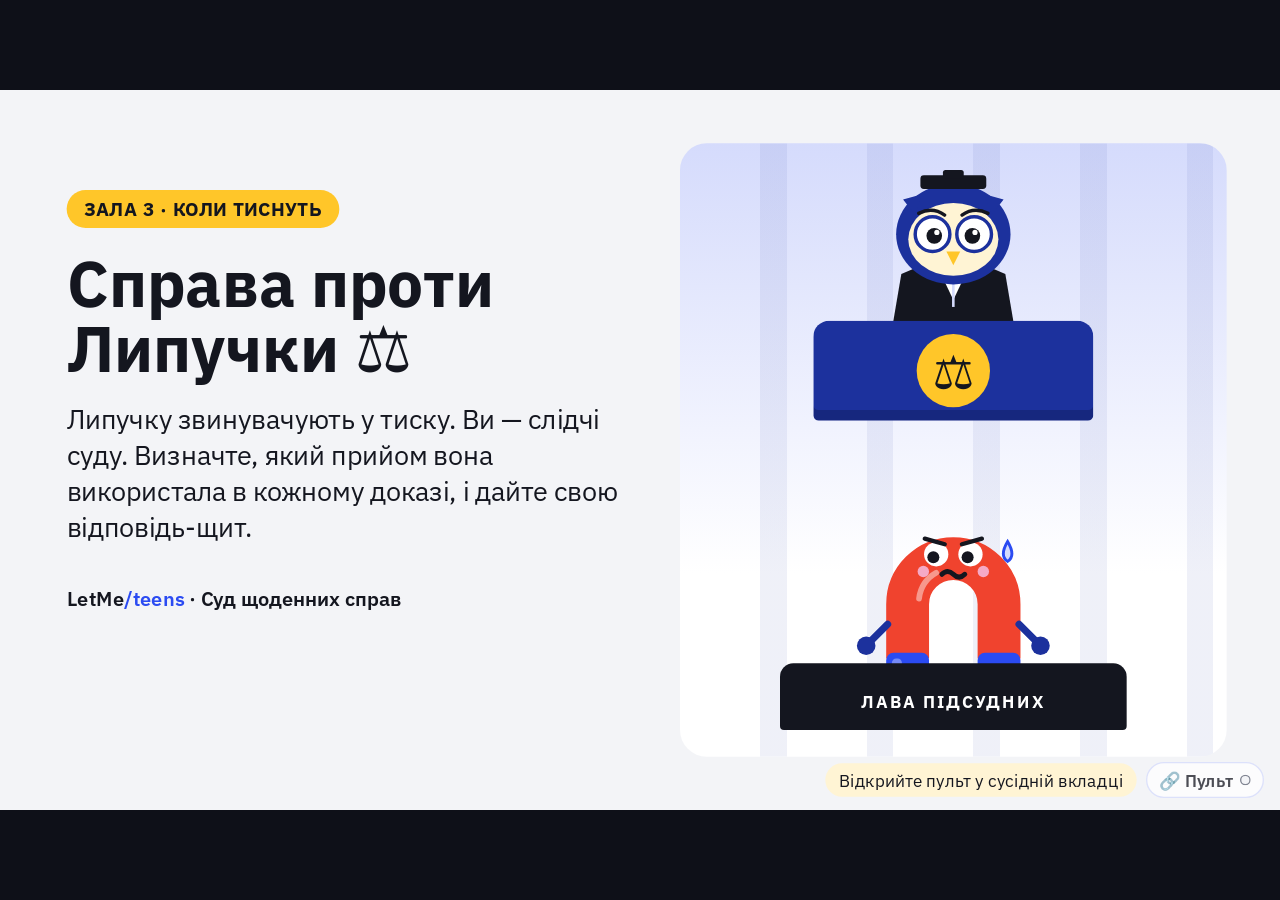
<file: index.html>
<!doctype html>
<html lang="uk">
<head>
<meta charset="utf-8">
<meta name="viewport" content="width=device-width, initial-scale=1">
<title>Справа проти Липучки</title>
<meta name="description" content="Міні-гра LetMe/teens: впізнати прийоми тиску й відповісти щитом.">
<link rel="icon" href="data:image/svg+xml,<svg xmlns='http://www.w3.org/2000/svg' viewBox='0 0 100 100'><text y='.9em' font-size='90'>⚖️</text></svg>">
<link rel="preconnect" href="https://fonts.googleapis.com">
<link rel="preconnect" href="https://fonts.gstatic.com" crossorigin>
<link href="https://fonts.googleapis.com/css2?family=Caveat:wght@600&family=IBM+Plex+Sans:ital,wght@0,400;0,600;0,700;1,400&display=swap" rel="stylesheet">
<link rel="stylesheet" href="style.css">
</head>
<body class="no-anim">
<div id="viewport">
  <div id="stage">

    <!-- ===== Заставка ===== -->
    <section id="view-intro" class="view">
      <div class="intro-text">
        <span class="hall-pill">ЗАЛА 3 · КОЛИ ТИСНУТЬ</span>
        <h1>Справа проти Липучки ⚖️</h1>
        <p>Липучку звинувачують у тиску. Ви — слідчі суду. Визначте, який прийом вона використала в кожному доказі, і дайте свою відповідь-щит.</p>
        <div class="brand">LetMe<span>/teens</span> · Суд щоденних справ</div>
      </div>
      <div class="court">
        <div class="judge-desk">
          <div class="owl" id="intro-owl"></div>
          <div class="desk"><span>⚖️</span></div>
        </div>
        <div class="dock">
          <div class="dock-mag" id="intro-mag"></div>
          <div class="dock-bench">ЛАВА ПІДСУДНИХ</div>
        </div>
      </div>
    </section>

    <!-- ===== Доказ ===== -->
    <section id="view-case" class="view">
      <header class="case-head">
        <div class="case-title">Справа проти Липучки ⚖️</div>
        <span class="hall-pill small">ЗАЛА 3 · КОЛИ ТИСНУТЬ</span>
      </header>

      <article class="ev-card" id="ev-card">
        <div class="ev-pills">
          <span class="pill num" id="ev-num"></span>
          <span class="pill place" id="ev-place"></span>
        </div>
        <p class="ev-ctx" id="ev-ctx"></p>
        <div class="ev-body" id="ev-body"></div>
        <div class="stamps" id="stamps"></div>
        <div class="ev-why" id="ev-why"></div>
      </article>

      <div class="bench">
        <div class="bench-mag" id="bench-mag"></div>
        <div class="bench-seat">ЛАВА ПІДСУДНИХ</div>
      </div>
      <div class="plaques" id="plaques"></div>

      <aside class="board">
        <div class="board-head">
          <h2>Дошка прийомів</h2>
          <span class="counter" id="counter"></span>
        </div>
        <div class="board-grid" id="board"></div>
      </aside>
    </section>

    <!-- ===== Вирок ===== -->
    <section id="view-verdict" class="view">
      <div class="verdict-top">
        <div class="v-judge">
          <div class="owl" id="v-owl"></div>
          <div class="gavel" id="gavel"></div>
          <div class="desk small"><span>⚖️</span></div>
        </div>
        <div class="v-plaque">
          <div class="v-title">⚖️ ВИРОК</div>
          <div class="v-text">Прийоми Липучки викрито — вони більше не діють!</div>
        </div>
        <div class="v-mag" id="v-mag"></div>
      </div>
      <h2 class="shields-title">Ваші щити від тиску 🛡</h2>
      <div class="shields" id="shields"></div>
    </section>

    <div class="confetti" id="confetti"></div>

    <div class="corner">
      <span class="corner-hint" id="corner-hint">Відкрийте пульт у сусідній вкладці</span>
      <button class="pult-link" id="pult-link" type="button" aria-label="Пульт"><span>🔗 Пульт</span><i class="pult-dot" id="pult-dot"></i></button>
      <div class="pult-pop" id="pult-pop">
        <a href="pult.html" target="sprava-pult">Відкрити пульт у новій вкладці ↗</a>
        <div id="pop-room"></div>
        <div class="pop-keys">F — повний екран · Пробіл — далі · 1–6 — обрати прийом · Esc — на початок</div>
      </div>
    </div>
  </div>
</div>
<script type="module" src="game.js"></script>
</body>
</html>
</file>
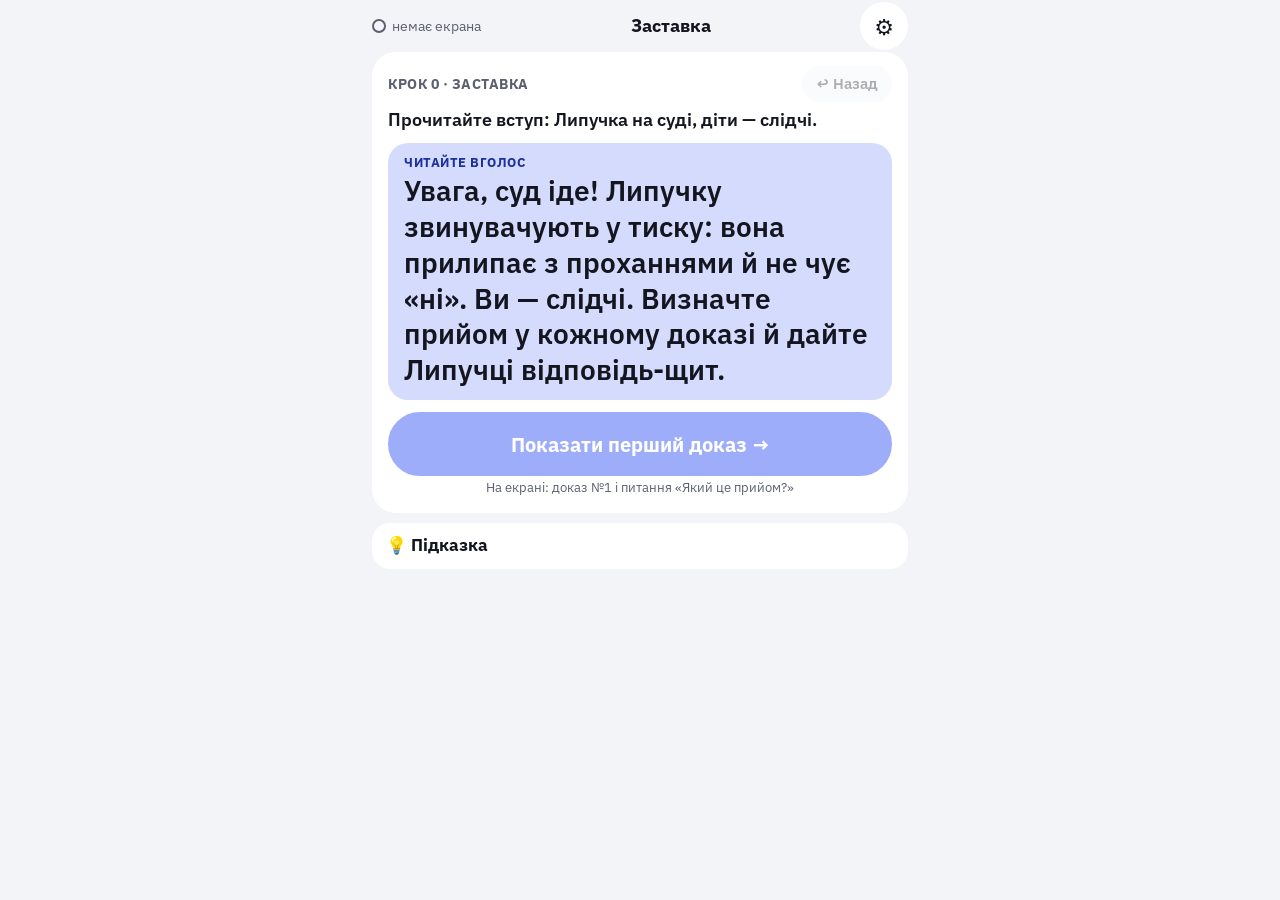
<file: pult.html>
<!doctype html>
<html lang="uk">
<head>
<meta charset="utf-8">
<meta name="viewport" content="width=device-width, initial-scale=1">
<title>Пульт · Справа проти Липучки</title>
<meta name="robots" content="noindex">
<link rel="icon" href="data:image/svg+xml,<svg xmlns='http://www.w3.org/2000/svg' viewBox='0 0 100 100'><text y='.9em' font-size='90'>🎛️</text></svg>">
<link rel="preconnect" href="https://fonts.googleapis.com">
<link rel="preconnect" href="https://fonts.gstatic.com" crossorigin>
<link href="https://fonts.googleapis.com/css2?family=IBM+Plex+Sans:wght@400;600;700&display=swap" rel="stylesheet">
<link rel="stylesheet" href="pult.css">
</head>
<body>
<div class="wrap">
  <header class="top">
    <span class="conn" id="conn" title="Екран гри"><i></i><span id="conn-t">екран…</span></span>
    <span class="where" id="where">Заставка</span>
    <button type="button" class="icon-btn" id="menu-btn" aria-label="Меню" aria-expanded="false">⚙️</button>
  </header>

  <main id="step" aria-live="polite"></main>

  <details class="hint" id="hint">
    <summary>💡 Підказка</summary>
    <div id="hint-body"></div>
  </details>
</div>

<div class="menu" id="menu" hidden>
  <div class="menu-card" role="dialog" aria-modal="true" aria-label="Меню">
    <div class="menu-head"><b>Меню</b><button type="button" class="icon-btn" id="menu-close" aria-label="Закрити">✕</button></div>
    <button type="button" class="btn" id="m-sound">🔇 Звук вимкнено</button>
    <a class="btn" id="m-open" href="index.html" target="sprava-screen">🔗 Відкрити екран гри</a>
    <button type="button" class="btn" id="m-restart">↺ Почати заново</button>
    <div class="confirm" id="m-confirm" hidden>
      <p>Почати гру з заставки? Поточний прогрес зникне (його можна повернути кнопкою «↩ Назад»).</p>
      <div class="row">
        <button type="button" class="btn" id="m-no">Скасувати</button>
        <button type="button" class="btn danger" id="m-yes">Так, заново</button>
      </div>
    </div>
    <form class="room" id="room" hidden>
      <label for="room-input">Код кімнати з екрана гри</label>
      <div class="row">
        <input id="room-input" inputmode="numeric" pattern="\d{4}" maxlength="4" autocomplete="off" placeholder="0000">
        <button class="btn" type="submit">Підключити</button>
      </div>
    </form>
    <div class="keys">
      <b>Гарячі клавіші на екрані гри</b>
      F — повний екран · Пробіл — далі · 1–6 — обрати прийом · Esc — на початок
    </div>
  </div>
</div>

<script type="module" src="pult.js"></script>
</body>
</html>
</file>
<file: style.css>
:root {
  --cobalt: #2B4BF2;
  --cobalt-700: #1C319D;
  --cobalt-100: #D5DBFC;
  --sun: #FFC629;
  --sun-100: #FFF4D4;
  --ink: #14161F;
  --ink-muted: #5B6070;
  --paper: #F3F4F7;
  --white: #FFFFFF;
  --tomato: #F0432E;
  --teal: #14998F;
  --bubble: #F5A9C6;
  --leaf: #86B04A;
  --apricot: #FFB98A;
  --r-card: 24px;
  --r-pill: 999px;
  --font: "IBM Plex Sans", system-ui, -apple-system, "Segoe UI", sans-serif;
  --hand: "Caveat", "Segoe Print", "Comic Sans MS", cursive;
}
* { box-sizing: border-box; }
html, body { margin: 0; height: 100%; }
body { background: #0E1018; color: var(--ink); font-family: var(--font); overflow: hidden; }
#viewport { position: fixed; inset: 0; overflow: hidden; }
#stage {
  position: absolute; left: 0; top: 0; width: 1920px; height: 1080px;
  transform-origin: 0 0; background: var(--paper); overflow: hidden; font-size: 26px;
}
.view { position: absolute; inset: 0; display: none; }
.view.on { display: block; }
.no-anim *, .no-anim *::before, .no-anim *::after { animation: none !important; transition: none !important; }

.hall-pill {
  display: inline-block; background: var(--sun); color: var(--ink);
  border-radius: var(--r-pill); padding: 10px 26px; font-weight: 700; font-size: 28px; letter-spacing: 1px;
}
.hall-pill.small { font-size: 26px; padding: 6px 20px; }
.pill { display: inline-block; border-radius: var(--r-pill); padding: 8px 22px; font-weight: 600; font-size: 28px; white-space: nowrap; }

/* ---------- Заставка ---------- */
.intro-text { position: absolute; left: 100px; top: 150px; width: 860px; }
.intro-text h1 { font-size: 96px; line-height: 1.02; margin: 34px 0 30px; font-weight: 700; }
.intro-text p { font-size: 40px; line-height: 1.35; margin: 0; }
.brand { margin-top: 60px; font-size: 30px; font-weight: 600; }
.brand span { color: var(--cobalt); }
.court {
  position: absolute; right: 80px; top: 80px; width: 820px; height: 920px;
  background: linear-gradient(var(--cobalt-100), var(--white) 70%);
  border-radius: 40px; overflow: hidden;
}
.court::before { /* колони */
  content: ""; position: absolute; inset: 0;
  background: repeating-linear-gradient(90deg, transparent 0 120px, rgba(28,49,157,.07) 120px 160px);
}
.judge-desk { position: absolute; left: 50%; top: 40px; transform: translateX(-50%); width: 420px; text-align: center; }
.owl { width: 260px; height: 286px; margin: 0 auto -60px; position: relative; z-index: 1; }
.owl svg, .dock-mag svg, .bench-mag svg, .v-mag svg, .gavel svg { width: 100%; height: 100%; display: block; overflow: visible; }
.desk {
  position: relative; z-index: 2; height: 150px; border-radius: 24px 24px 8px 8px;
  background: var(--cobalt-700); display: grid; place-items: center; font-size: 70px;
  box-shadow: inset 0 -16px 0 rgba(0,0,0,.2);
}
.desk span { background: var(--sun); width: 110px; height: 110px; border-radius: 50%; display: grid; place-items: center; }
.desk.small { height: 110px; font-size: 50px; }
.desk.small span { width: 80px; height: 80px; }
.dock { position: absolute; left: 50%; bottom: 40px; transform: translateX(-50%); width: 520px; text-align: center; }
.dock-mag { width: 300px; height: 300px; margin: 0 auto -70px; animation: nervous 1.4s ease-in-out infinite; }
.dock-bench, .bench-seat {
  position: relative; background: var(--ink); color: var(--white); font-weight: 700; letter-spacing: 3px;
  border-radius: 20px 20px 6px 6px; padding: 40px 0 26px; font-size: 26px;
}
@keyframes nervous { 0%, 100% { transform: rotate(-3deg); } 50% { transform: rotate(3deg) translateY(-4px); } }
.sweat { animation: sweat 1.4s ease-in infinite; }
@keyframes sweat { 0% { transform: translateY(0); opacity: 1; } 100% { transform: translateY(18px); opacity: 0; } }

/* ---------- Доказ ---------- */
.case-head { position: absolute; left: 60px; top: 30px; width: 1100px; display: flex; align-items: center; gap: 24px; height: 60px; }
.case-title { font-size: 40px; font-weight: 700; }

.ev-card {
  position: absolute; left: 60px; top: 110px; width: 1100px; height: 690px;
  background: var(--white); border-radius: var(--r-card); padding: 30px 34px;
  display: flex; flex-direction: column;
  box-shadow: 0 8px 0 rgba(20,22,31,.06);
}
.ev-card.thud { animation: thud .45s; }
@keyframes thud { 20% { transform: translateY(8px) rotate(.4deg); } 40% { transform: translateY(-4px) rotate(-.3deg); } 60% { transform: translateY(2px); } }
.ev-pills { display: flex; gap: 14px; align-items: center; }
.pill.num { background: var(--ink); color: var(--white); }
.pill.place { background: var(--paper); color: var(--ink); }
.ev-ctx { font-size: 30px; line-height: 1.3; margin: 14px 0 12px; }
.ev-body { flex: 1; min-height: 0; display: flex; align-items: center; justify-content: center; position: relative; }
.ev-body.enter > * { animation: evin .5s cubic-bezier(.2,1.2,.4,1); }
@keyframes evin { from { opacity: 0; transform: translateY(30px) scale(.96); } }
.ev-why { min-height: 0; }
.ev-why .why {
  margin-top: 12px; background: var(--paper); border-radius: 18px; padding: 14px 22px;
  font-size: 28px; line-height: 1.3; font-weight: 600; animation: fadeup .5s .3s both;
}
@keyframes fadeup { from { opacity: 0; transform: translateY(12px); } }

/* Формат: мовлення */
.f-speech { width: 100%; height: 100%; position: relative; border-radius: 20px; background: var(--sun-100); overflow: hidden; }
.f-speech .scene-ic { position: absolute; right: 30px; bottom: -30px; font-size: 260px; opacity: .22; }
.f-speech .who { position: absolute; left: 30px; bottom: 16px; width: 210px; height: 210px; }
.f-speech .who svg { width: 100%; height: 100%; }
.f-speech .bubble {
  position: absolute; left: 230px; top: 36px; right: 40px;
  background: var(--white); border: 4px solid var(--ink); border-radius: 40px;
  padding: 30px 40px; font-size: 46px; line-height: 1.25; font-weight: 600;
}
.f-speech .bubble::after {
  content: ""; position: absolute; left: -38px; bottom: 30px; width: 60px; height: 44px;
  background: var(--white); border-left: 4px solid var(--ink); border-bottom: 4px solid var(--ink);
  transform: skewX(40deg) rotate(10deg); border-radius: 0 0 0 10px;
}

/* Формат: записка */
.f-note {
  width: 820px; padding: 46px 60px 50px; transform: rotate(-2.5deg);
  background-color: var(--white);
  background-image:
    linear-gradient(115deg, rgba(20,22,31,.05) 0 30%, transparent 30% 55%, rgba(20,22,31,.04) 55% 70%, transparent 70%),
    linear-gradient(var(--cobalt-100) 2px, transparent 2px),
    linear-gradient(90deg, var(--cobalt-100) 2px, transparent 2px);
  background-size: 100% 100%, 36px 36px, 36px 36px;
  box-shadow: 4px 10px 24px rgba(20,22,31,.18), inset 0 0 40px rgba(20,22,31,.06);
  clip-path: polygon(0 2%, 4% 0, 30% 1.5%, 55% 0, 80% 1.2%, 100% 0, 99% 40%, 100% 75%, 98.5% 100%, 60% 98.5%, 30% 100%, 2% 98%, 0 60%);
  position: relative;
}
.f-note .hand { font-family: var(--hand); font-weight: 600; font-size: 72px; line-height: 1.15; color: var(--ink); }
.f-note .sign { font-family: var(--hand); font-size: 48px; text-align: right; margin-top: 10px; color: var(--ink); }

/* Формат: скриншот ігрового чату */
.f-shot {
  width: 900px; height: 100%; max-height: 430px; border: 14px solid var(--ink); border-radius: 44px;
  background: var(--cobalt-700); overflow: hidden; display: flex; flex-direction: column;
}
.f-shot .bar { background: var(--ink); color: var(--white); font-weight: 700; font-size: 28px; padding: 10px 24px; display: flex; justify-content: space-between; }
.f-shot .msgs { flex: 1; padding: 18px 24px; display: flex; flex-direction: column; gap: 14px; justify-content: flex-end; }
.f-shot .line { color: var(--white); font-size: 28px; opacity: .8; }
.f-shot .line b { color: var(--sun); }
.f-shot .me { display: flex; gap: 16px; align-items: flex-end; }
.f-shot .me .av { width: 76px; height: 76px; flex: none; background: var(--sun-100); border-radius: 18px; padding: 6px; }
.f-shot .me .av svg { width: 100%; height: 100%; }
.f-shot .me .b { background: var(--white); color: var(--ink); border-radius: 22px; padding: 16px 26px; font-size: 42px; line-height: 1.25; font-weight: 600; }
.f-shot .me .b small { display: block; font-size: 26px; color: var(--cobalt-700); font-weight: 700; }

/* Формат: голосове */
.f-voice { width: 940px; }
.f-voice .vb { background: var(--cobalt-100); border-radius: 36px; padding: 26px 30px; display: flex; align-items: center; gap: 24px; }
.f-voice .av { width: 90px; height: 90px; border-radius: 50%; background: var(--sun-100); flex: none; padding: 8px; }
.f-voice .av svg { width: 100%; height: 100%; }
.f-voice .play { width: 80px; height: 80px; border-radius: 50%; background: var(--cobalt); color: var(--white); display: grid; place-items: center; font-size: 34px; flex: none; }
.f-voice .wave { flex: 1; display: flex; gap: 6px; align-items: center; height: 90px; }
.f-voice .wave i { flex: 1; border-radius: 4px; background: var(--cobalt-700); transform-origin: center; }
.f-voice .wave.play i { animation: wave .5s ease-in-out 4 alternate; }
@keyframes wave { from { transform: scaleY(.3); } to { transform: scaleY(1.15); } }
.f-voice .dur { font-size: 32px; font-weight: 700; }
.f-voice .tr { font-style: italic; font-size: 44px; line-height: 1.3; margin: 26px 12px 0; }
.f-voice .tr small { display: block; font-style: normal; font-size: 26px; color: var(--ink-muted); font-weight: 600; margin-bottom: 4px; }

/* Формат: дзвінок */
.f-call { width: 100%; height: 100%; display: flex; gap: 26px; }
.f-call .screen {
  width: 330px; flex: none; border-radius: 40px; background: var(--cobalt-700); color: var(--white);
  display: flex; flex-direction: column; align-items: center; justify-content: center; gap: 12px; padding: 20px;
}
.f-call .ring { width: 170px; height: 170px; border-radius: 50%; background: var(--sun-100); padding: 16px; box-shadow: 0 0 0 14px rgba(255,255,255,.12), 0 0 0 30px rgba(255,255,255,.06); }
.f-call .ring svg { width: 100%; height: 100%; }
.f-call .name { font-size: 36px; font-weight: 700; margin-top: 18px; }
.f-call .time { font-size: 30px; font-variant-numeric: tabular-nums; }
.f-call .btns { display: flex; gap: 30px; margin-top: 16px; }
.f-call .btns span { width: 70px; height: 70px; border-radius: 50%; display: grid; place-items: center; font-size: 32px; background: rgba(255,255,255,.15); }
.f-call .btns span.end { background: var(--tomato); }
.f-call .subs { flex: 1; display: flex; flex-direction: column; justify-content: center; gap: 16px; }
.f-call .subs .lbl { font-size: 26px; font-weight: 700; color: var(--ink-muted); }
.f-call .subs .cc { background: var(--ink); color: var(--white); border-radius: 20px; padding: 26px 30px; font-size: 44px; line-height: 1.3; font-weight: 600; }

/* Формат: коментар у чаті класу */
.f-comment { width: 960px; background: var(--paper); border-radius: 30px; overflow: hidden; }
.f-comment .top { background: var(--cobalt); color: var(--white); font-size: 28px; font-weight: 700; padding: 12px 26px; }
.f-comment .photo {
  height: 120px; margin: 18px 26px 0; border-radius: 20px;
  background: linear-gradient(120deg, var(--teal), var(--leaf) 60%, var(--sun));
  display: flex; align-items: center; padding: 0 28px; gap: 16px; font-size: 56px;
}
.f-comment .photo span { font-size: 28px; color: var(--ink); font-weight: 700; background: rgba(255,255,255,.75); border-radius: var(--r-pill); padding: 4px 16px; }
.f-comment .likes { font-size: 26px; font-weight: 600; padding: 8px 30px 0; }
.f-comment .c { display: flex; gap: 18px; padding: 16px 26px 22px; }
.f-comment .c .av { width: 84px; height: 84px; flex: none; border-radius: 50%; background: var(--sun-100); padding: 8px; }
.f-comment .c .av svg { width: 100%; height: 100%; }
.f-comment .c .box { background: var(--white); border-radius: 6px 26px 26px 26px; padding: 14px 24px; }
.f-comment .c .nm { font-size: 26px; font-weight: 700; }
.f-comment .c .tx { font-size: 42px; line-height: 1.25; font-weight: 600; }
.f-comment .c .meta { font-size: 26px; color: var(--ink-muted); margin-top: 6px; }

/* Печатки */
.stamps { position: absolute; left: 34px; right: 34px; top: 170px; bottom: 110px; pointer-events: none; mix-blend-mode: multiply; }
.stamp {
  position: absolute; left: 76%; top: 84%;
  translate: -50% -50%; rotate: -8deg;
  border: 8px double var(--ink); border-radius: 18px;
  padding: 14px 34px; text-align: center; color: var(--ink);
  font-weight: 700; letter-spacing: 2px; text-transform: uppercase;
  animation: stamp .45s cubic-bezier(.5,0,.75,0) both;
}
.stamp .k { font-size: 30px; }
.stamp .v { font-size: 46px; line-height: 1.05; }
.stamp.small { padding: 8px 20px; border-width: 6px; }
.stamp.small .k { font-size: 26px; }
.stamp.small .v { font-size: 38px; }
.stamp.s0 { left: 18%; top: 88%; rotate: -10deg; }
.stamp.s1 { left: 50%; top: 92%; rotate: 6deg; animation-delay: .55s; }
.stamp.s2 { left: 82%; top: 86%; rotate: -6deg; animation-delay: 1.1s; }
@keyframes stamp { 0% { scale: 3; opacity: 0; } 80% { scale: .94; opacity: 1; } 100% { scale: 1; opacity: 1; } }

/* Лава з Липучкою */
.bench { position: absolute; left: 60px; top: 820px; width: 300px; height: 240px; }
.bench-mag {
  position: absolute; left: 50%; top: 0; width: 190px; height: 190px; margin-left: -95px;
  --w: 0;
  filter: saturate(calc(1 - var(--w) * .8)) opacity(calc(1 - var(--w) * .45));
  transition: filter .8s, translate .8s;
  translate: 0 calc(var(--w) * 26px);
}
.bench-mag > div { width: 100%; height: 100%; animation: nervous 1.2s ease-in-out infinite; transform-origin: 50% 90%; }
.bench-mag svg { transform: rotate(calc(var(--w) * 16deg)) scaleY(calc(1 - var(--w) * .18)); transform-origin: 50% 100%; transition: transform .8s; }
.bench-seat { position: absolute; left: 0; right: 0; bottom: 0; padding: 30px 0 18px; text-align: center; }

/* Плашки */
.plaques { position: absolute; left: 390px; top: 816px; width: 770px; height: 248px; display: flex; flex-direction: column; justify-content: center; gap: 14px; }
.plq {
  border-radius: var(--r-card); padding: 18px 28px; font-size: 32px; line-height: 1.25; font-weight: 700;
  animation: popin .45s cubic-bezier(.3,1.5,.5,1) both;
}
.plq small { display: block; font-size: 28px; font-weight: 600; margin-top: 4px; }
.plq.ask { background: var(--cobalt); color: var(--white); }
.plq.doubt { background: var(--sun); color: var(--ink); }
.plq.combo { background: var(--tomato); color: var(--white); font-size: 32px; padding: 12px 28px; animation-delay: 1.4s; }
.plq.shield { background: var(--white); color: var(--ink); border: 4px solid var(--cobalt); animation-delay: .8s; }
.plq.hint { background: var(--teal); color: var(--white); font-size: 40px; }
.plq.hint small { font-size: 26px; }
.plq.praise { background: var(--leaf); color: var(--ink); font-size: 40px; }
@keyframes popin { from { transform: scale(.7); opacity: 0; } }

/* Дошка прийомів */
.board { position: absolute; left: 1200px; top: 30px; width: 660px; bottom: 28px; display: flex; flex-direction: column; }
.board-head { display: flex; align-items: center; justify-content: space-between; height: 60px; margin-bottom: 20px; }
.board-head h2 { margin: 0; font-size: 36px; }
.counter { background: var(--ink); color: var(--white); font-weight: 700; font-size: 28px; border-radius: var(--r-pill); padding: 8px 22px; }
.counter.pop { animation: popin .5s cubic-bezier(.3,1.5,.5,1); }
.board-grid { flex: 1; display: grid; grid-template-columns: 1fr 1fr; grid-template-rows: repeat(3, 1fr); gap: 18px; }
.tcard { perspective: 1200px; }
.tcard .in { position: relative; width: 100%; height: 100%; transition: transform .8s cubic-bezier(.3,1.3,.5,1); transform-style: preserve-3d; }
.tcard.open .in { transform: rotateY(180deg); }
.tcard .front, .tcard .back {
  position: absolute; inset: 0; border-radius: var(--r-card); backface-visibility: hidden; -webkit-backface-visibility: hidden;
}
.tcard .front {
  background: var(--white); border: 4px dashed var(--cobalt-100); opacity: .55;
  display: grid; place-items: center; font-size: 110px; font-weight: 700; color: var(--ink);
}
.tcard .back { transform: rotateY(180deg); padding: 18px 22px; color: var(--ink); display: flex; flex-direction: column; gap: 6px; }
.tcard.dark .back { color: var(--white); }
.tcard .ic { font-size: 50px; line-height: 1; }
.tcard .nm { font-size: 31px; font-weight: 700; line-height: 1.1; }
.tcard .how { font-size: 26px; line-height: 1.22; }
.tcard.fresh .back { box-shadow: 0 0 0 8px var(--sun); }

/* ---------- Вирок ---------- */
.verdict-top { position: absolute; left: 60px; right: 60px; top: 40px; height: 430px; }
.v-judge { position: absolute; left: 0; top: 0; width: 340px; text-align: center; }
.v-judge .owl { width: 230px; height: 253px; margin-bottom: -50px; }
.gavel { position: absolute; right: -10px; top: 150px; width: 150px; height: 150px; z-index: 3; transform-origin: 70% 90%; rotate: 30deg; }
.gavel.knock { animation: knock .5s ease-in 3; }
@keyframes knock { 0% { rotate: 30deg; } 40% { rotate: -35deg; } 70% { rotate: 32deg; } 100% { rotate: 30deg; } }
.v-plaque {
  position: absolute; left: 400px; right: 330px; top: 50px; background: var(--sun); color: var(--ink);
  border-radius: 32px; padding: 40px 50px; box-shadow: 0 10px 0 rgba(20,22,31,.12);
  animation: popin .7s 1s cubic-bezier(.3,1.5,.5,1) both;
}
.v-title { font-size: 44px; font-weight: 700; letter-spacing: 3px; }
.v-text { font-size: 56px; line-height: 1.12; font-weight: 700; margin-top: 10px; }
.v-mag { position: absolute; right: 30px; top: 80px; width: 260px; height: 260px; }
.v-mag.fly { animation: flyaway 2s 1.8s ease-in both; }
@keyframes flyaway { 0% { transform: none; } 15% { transform: translate(0, 20px) scale(1.05, .9); } 100% { transform: translate(400px, -900px) rotate(540deg) scale(.4); opacity: 0; } }
.shields-title { position: absolute; left: 60px; top: 480px; margin: 0; font-size: 44px; }
.shields { position: absolute; left: 60px; right: 60px; top: 560px; bottom: 40px; display: grid; grid-template-columns: repeat(3, 1fr); grid-template-rows: 1fr 1fr; gap: 22px; }
.shcard { border-radius: var(--r-card); padding: 20px 28px; color: var(--ink); display: flex; flex-direction: column; justify-content: center; gap: 8px; animation: popin .5s both; }
.shcard.dark { color: var(--white); }
.shcard .nm { font-size: 30px; font-weight: 700; }
.shcard .sh { font-size: 38px; font-weight: 700; line-height: 1.2; background: var(--white); color: var(--ink); border-radius: 18px; padding: 12px 18px; }

/* Конфеті */
.confetti { position: absolute; inset: 0; pointer-events: none; overflow: hidden; z-index: 30; }
.confetti i { position: absolute; top: -40px; width: 18px; height: 28px; border-radius: 4px; animation: fall linear forwards; }
@keyframes fall { to { transform: translateY(1200px) rotate(720deg); } }

/* Кут: пульт */
.corner { position: absolute; right: 24px; bottom: 18px; z-index: 40; display: flex; align-items: center; gap: 14px; }
#view-case.on ~ .corner { right: auto; left: 1006px; top: 32px; bottom: auto; }
#view-case.on ~ .corner .pult-pop { bottom: auto; top: 64px; right: auto; left: 0; }
.corner-hint { font-size: 26px; background: var(--sun-100); color: var(--ink); padding: 8px 20px; border-radius: var(--r-pill); display: none; }
.corner-hint.on { display: inline-block; }
.pult-link {
  font-family: var(--font); font-weight: 600; font-size: 26px; color: var(--ink);
  background: var(--white); border: 2px solid var(--cobalt-100);
  border-radius: var(--r-pill); padding: 8px 18px; display: flex; align-items: center; gap: 10px; cursor: pointer; opacity: .75;
}
.pult-link:hover { opacity: 1; }
.pult-dot { width: 16px; height: 16px; border-radius: 50%; background: var(--paper); box-shadow: inset 0 0 0 2px var(--ink-muted); }
.pult-dot.on { background: var(--leaf); box-shadow: none; }
.pult-pop {
  display: none; position: absolute; right: 0; bottom: 64px; width: 560px;
  background: var(--white); border-radius: var(--r-card); padding: 24px;
  box-shadow: 0 12px 40px rgba(20,22,31,.25); font-size: 26px; line-height: 1.35;
}
.pult-pop.on { display: block; }
.pult-pop a { color: var(--cobalt-700); font-weight: 700; }
#pop-room { margin: 12px 0; }
.pop-keys { color: var(--ink-muted); }
.room-code { font-size: 44px; font-weight: 700; letter-spacing: 6px; }

@media (prefers-reduced-motion: reduce) {
  *, *::before, *::after { animation: none !important; transition: none !important; }
  .confetti { display: none; }
  .v-mag.fly { opacity: 0; }
}
#view-case.on ~ .corner .corner-hint { display: none; }

.plaques.two .plq { padding: 12px 26px; }
.plaques.two .plq small { font-size: 26px; }
#view-verdict.on ~ .corner .corner-hint { display: none; }
</file>
<file: pult.css>
:root {
  --cobalt: #2B4BF2;
  --cobalt-700: #1C319D;
  --cobalt-100: #D5DBFC;
  --sun: #FFC629;
  --sun-100: #FFF4D4;
  --ink: #14161F;
  --ink-muted: #5B6070;
  --paper: #F3F4F7;
  --white: #FFFFFF;
  --tomato: #F0432E;
  --teal: #14998F;
  --leaf: #86B04A;
  --r-card: 24px;
  --r-pill: 999px;
}
* { box-sizing: border-box; }
html { -webkit-text-size-adjust: 100%; }
body {
  margin: 0; background: var(--paper); color: var(--ink);
  font-family: "IBM Plex Sans", system-ui, -apple-system, "Segoe UI", sans-serif;
  font-size: 17px; line-height: 1.35;
}
[hidden] { display: none !important; }
.wrap { max-width: 560px; margin: 0 auto; padding: 0 12px 16px; }

.top { display: flex; align-items: center; gap: 12px; height: 52px; }
.conn { display: flex; align-items: center; gap: 6px; font-size: 14px; color: var(--ink-muted); }
.conn i { width: 14px; height: 14px; border-radius: 50%; background: var(--paper); box-shadow: inset 0 0 0 2px var(--ink-muted); }
.conn.on i { background: var(--leaf); box-shadow: none; }
.where { flex: 1; text-align: center; font-weight: 700; font-size: 18px; }
.icon-btn {
  width: 48px; height: 48px; border-radius: 50%; border: 0; background: var(--white);
  font-size: 22px; cursor: pointer; font-family: inherit; color: var(--ink);
}
.icon-btn:focus-visible, .btn:focus-visible, .trick:focus-visible, .link:focus-visible { outline: 4px solid var(--sun); outline-offset: 2px; }

.step { background: var(--white); border-radius: var(--r-card); padding: 14px 16px 16px; }
.step-head { display: flex; align-items: center; justify-content: space-between; gap: 8px; min-height: 36px; }
.step-lbl { font-size: 14px; font-weight: 700; text-transform: uppercase; letter-spacing: .5px; color: var(--ink-muted); }
.back { border: 0; background: var(--paper); border-radius: var(--r-pill); padding: 8px 14px; font: inherit; font-size: 15px; font-weight: 600; cursor: pointer; color: var(--ink); min-height: 36px; }
.back:disabled { opacity: .35; cursor: default; }
.what { font-size: 18px; font-weight: 600; margin: 6px 0 10px; }
.read {
  background: var(--cobalt-100); border-radius: 20px; padding: 12px 16px;
  font-size: 26px; line-height: 1.28; font-weight: 600;
}
@media (min-width: 420px) { .read { font-size: 28px; } }
.read .lbl { display: block; font-size: 13px; font-weight: 700; text-transform: uppercase; letter-spacing: .5px; color: var(--cobalt-700); margin-bottom: 2px; }
.meta { font-size: 15px; color: var(--ink-muted); margin-top: 8px; }
.status { font-size: 15px; font-weight: 600; background: var(--sun-100); border-radius: 12px; padding: 6px 10px; margin-top: 8px; }

.actions { display: grid; gap: 10px; margin-top: 12px; }
.act small { display: block; text-align: center; font-size: 13px; color: var(--ink-muted); margin-top: 3px; }
.btn {
  width: 100%; min-height: 56px; border-radius: var(--r-pill); border: 2px solid var(--cobalt);
  background: var(--white); color: var(--ink); font: inherit; font-size: 18px; font-weight: 700;
  cursor: pointer; display: flex; align-items: center; justify-content: center; text-align: center; text-decoration: none;
  padding: 8px 16px; touch-action: manipulation;
}
.act .btn { min-height: 64px; font-size: 20px; }
.btn.primary { background: var(--cobalt); color: var(--white); }
.btn.primary:hover:not(:disabled) { background: var(--cobalt-700); }
.btn:hover:not(:disabled):not(.primary):not(.danger) { background: var(--cobalt-100); }
.btn.danger { background: var(--tomato); border-color: var(--tomato); color: var(--white); }
.btn:disabled { opacity: .45; cursor: default; }

.tricks { display: grid; grid-template-columns: 1fr 1fr; gap: 8px; }
.trick {
  position: relative; min-height: 64px; border-radius: 18px; border: 2px solid transparent;
  font: inherit; font-size: 17px; font-weight: 700; color: var(--ink); cursor: pointer;
  display: flex; align-items: center; gap: 8px; padding: 8px 10px; text-align: left; line-height: 1.15;
  touch-action: manipulation;
}
.trick .ic { font-size: 24px; }
.trick.right { border-color: var(--ink); }
.trick.ok { border: 2px dashed var(--ink); }
.trick .tag {
  position: absolute; right: 6px; top: -9px; background: var(--ink); color: var(--white);
  border-radius: var(--r-pill); font-size: 11px; padding: 1px 7px; font-weight: 700;
}
.trick.tried { opacity: .5; }
.link { background: none; border: 0; font: inherit; font-size: 15px; color: var(--cobalt-700); text-decoration: underline; cursor: pointer; padding: 10px 4px 0; }
.strong { margin: 4px 0 0; padding-left: 20px; font-size: 15px; color: var(--ink); }
.done-line { font-size: 15px; font-weight: 700; }

.hint { margin-top: 10px; background: var(--white); border-radius: 18px; padding: 0 14px; }
.hint summary { min-height: 46px; display: flex; align-items: center; font-weight: 700; cursor: pointer; }
.hint[open] { padding-bottom: 12px; }
.hint p { margin: 6px 0; font-size: 15px; }
.hint .remind { border-left: 5px solid var(--tomato); padding-left: 10px; font-weight: 600; }

.menu { position: fixed; inset: 0; background: rgba(20,22,31,.55); z-index: 50; display: flex; justify-content: center; align-items: flex-start; padding: 12px; overflow-y: auto; }
.menu-card { background: var(--white); border-radius: var(--r-card); padding: 14px 16px 18px; width: 100%; max-width: 536px; display: grid; gap: 10px; }
.menu-head { display: flex; justify-content: space-between; align-items: center; font-size: 18px; }
.menu-head .icon-btn { background: var(--paper); }
.confirm { background: var(--sun-100); border-radius: 16px; padding: 10px 12px; }
.confirm p { margin: 0 0 8px; font-size: 15px; }
.row { display: flex; gap: 8px; }
.room label { font-weight: 600; font-size: 15px; display: block; margin-bottom: 6px; }
.room input { width: 130px; min-height: 56px; border-radius: 16px; border: 2px solid var(--cobalt); font: inherit; font-size: 24px; font-weight: 700; letter-spacing: 5px; text-align: center; }
.keys { font-size: 14px; color: var(--ink-muted); }
.keys b { display: block; color: var(--ink); }

@media (prefers-reduced-motion: reduce) { * { transition: none !important; animation: none !important; } }
@media (max-height: 720px) {
  .top { height: 46px; }
  .what { font-size: 16px; margin: 4px 0 8px; }
  .read { line-height: 1.22; padding: 10px 14px; }
  .step { padding: 10px 14px 12px; }
  .actions { margin-top: 10px; }
  .hint summary { min-height: 44px; }
}
@media (max-height: 720px) {
  .wrap { padding-bottom: 6px; }
  .hint { margin-top: 8px; }
}
</file>
